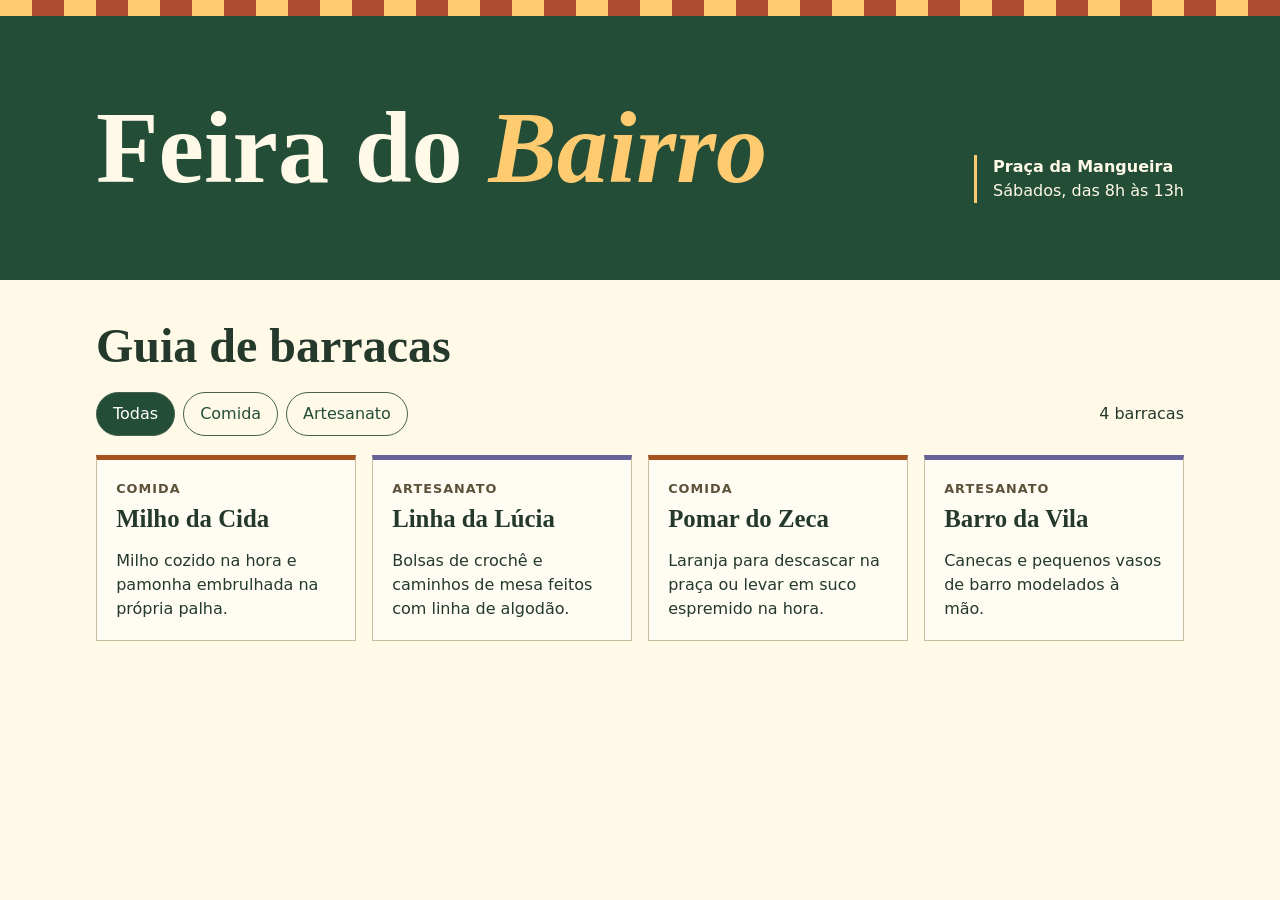
<file: exemplos/sites/feira-do-bairro/publico/index.html>
<!doctype html>
<html lang="pt-BR">
<head>
    <meta charset="utf-8">
    <meta name="viewport" content="width=device-width, initial-scale=1">
    <title>Feira do Bairro · Praça da Mangueira</title>
    <link rel="stylesheet" href="estaticos/css/estilo.css">
    <script src="estaticos/scripts/script.js" defer></script>
</head>
<body>
    <header>
        <div class="miolo abertura">
            <h1>Feira do <em>Bairro</em></h1>
            <div class="servico">
                <strong>Praça da Mangueira</strong>
                <span>Sábados, das 8h às 13h</span>
            </div>
        </div>
    </header>

    <main class="miolo">
        <h2>Guia de barracas</h2>
        <div class="controles" hidden>
            <div class="filtros" role="group" aria-label="Filtrar barracas por categoria">
                <button type="button" data-filtro="todas" aria-pressed="true">Todas</button>
                <button type="button" data-filtro="comida" aria-pressed="false">Comida</button>
                <button type="button" data-filtro="artesanato" aria-pressed="false">Artesanato</button>
            </div>
            <span id="resultado" role="status"></span>
        </div>

        <ul class="catalogo">
            <li data-categoria="comida">
                <p class="categoria">Comida</p>
                <h3>Milho da Cida</h3>
                <p>Milho cozido na hora e pamonha embrulhada na própria palha.</p>
            </li>
            <li data-categoria="artesanato">
                <p class="categoria">Artesanato</p>
                <h3>Linha da Lúcia</h3>
                <p>Bolsas de crochê e caminhos de mesa feitos com linha de algodão.</p>
            </li>
            <li data-categoria="comida">
                <p class="categoria">Comida</p>
                <h3>Pomar do Zeca</h3>
                <p>Laranja para descascar na praça ou levar em suco espremido na hora.</p>
            </li>
            <li data-categoria="artesanato">
                <p class="categoria">Artesanato</p>
                <h3>Barro da Vila</h3>
                <p>Canecas e pequenos vasos de barro modelados à mão.</p>
            </li>
        </ul>
    </main>
</body>
</html>
</file>
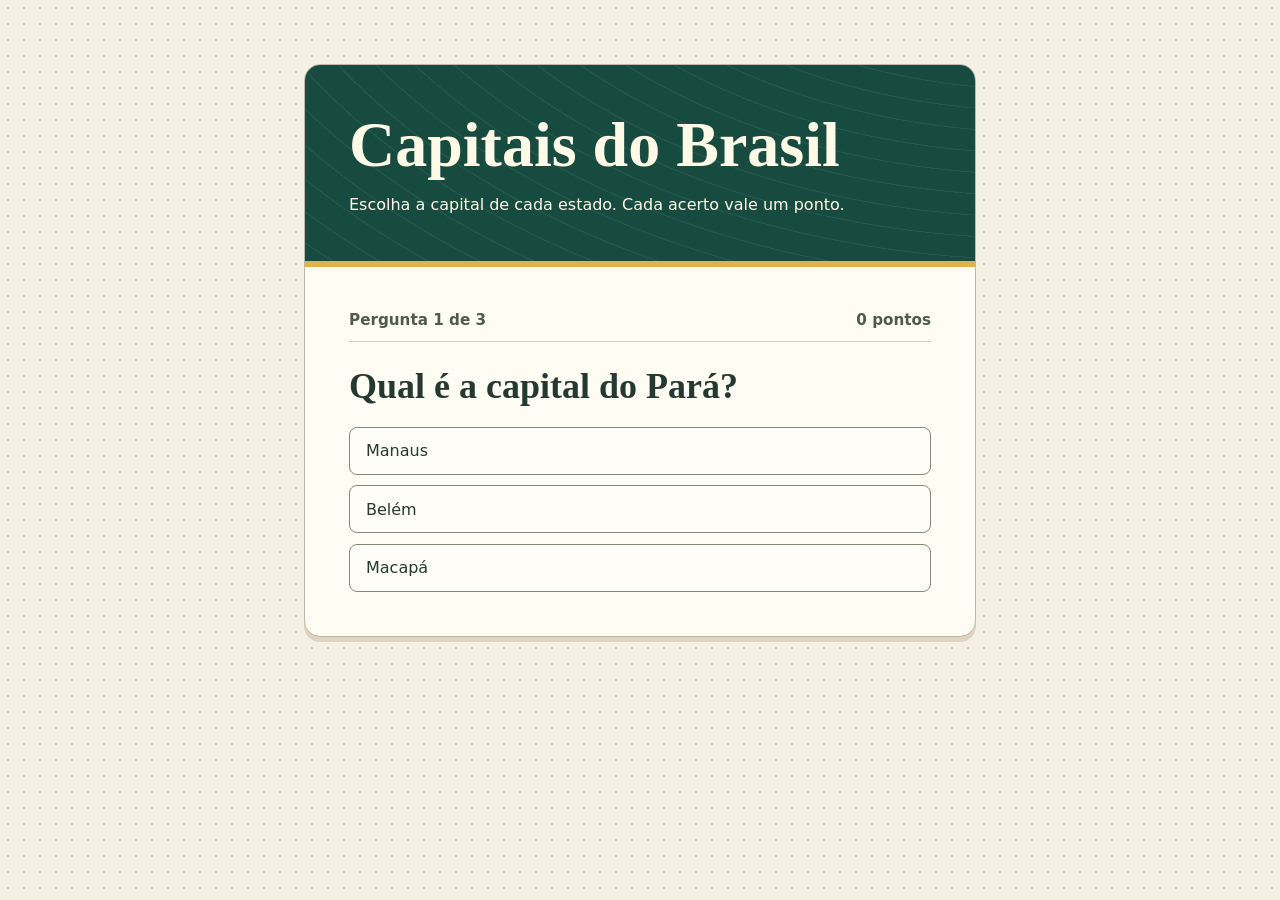
<file: exemplos/sites/quiz-do-brasil/publico/index.html>
<!doctype html>
<html lang="pt-BR">
<head>
    <meta charset="utf-8">
    <meta name="viewport" content="width=device-width, initial-scale=1">
    <title>Capitais do Brasil · Quiz de geografia</title>
    <link rel="stylesheet" href="estaticos/css/estilo.css">
    <script src="estaticos/scripts/script.js" defer></script>
</head>
<body>
    <main>
        <header>
            <h1>Capitais do Brasil</h1>
            <p>Escolha a capital de cada estado. Cada acerto vale um ponto.</p>
        </header>
        <noscript><p>Ative o JavaScript no navegador para jogar.</p></noscript>

        <section id="rodada" aria-labelledby="pergunta" hidden>
            <div class="painel">
                <span id="progresso"></span>
                <span id="placar"></span>
            </div>
            <h2 id="pergunta" tabindex="-1"></h2>
            <div id="alternativas" role="group" aria-labelledby="pergunta"></div>
            <p id="resposta" tabindex="-1" hidden></p>
            <button id="avancar" class="acao" type="button" hidden>Próxima pergunta</button>
        </section>

        <section id="resultado" aria-labelledby="titulo-final" hidden>
            <h2 id="titulo-final" tabindex="-1">Resultado final</h2>
            <p id="resumo"></p>
            <button id="reiniciar" class="acao" type="button">Jogar de novo</button>
        </section>
    </main>
</body>
</html>
</file>
<file: exemplos/sites/feira-do-bairro/publico/estaticos/css/estilo.css>
* { box-sizing: border-box; }

body {
    margin: 0;
    background: #fff9e8;
    color: #24392b;
    font-family: system-ui, sans-serif;
    line-height: 1.5;
}

.miolo {
    width: min(68rem, 90%);
    margin-inline: auto;
}

header {
    background: #244d38;
    color: #fff9e8;
}

/* As listras lembram o toldo de uma barraca. */
header::before {
    content: "";
    display: block;
    height: 1rem;
    background: repeating-linear-gradient(90deg, #ffcb70 0 2rem, #ae4c32 2rem 4rem);
}

.abertura {
    display: flex;
    flex-wrap: wrap;
    align-items: end;
    justify-content: space-between;
    gap: 1.5rem;
    padding-block: clamp(2rem, 6vw, 5rem);
}

h1, h2, h3 {
    margin: 0;
    font-family: Georgia, serif;
    line-height: 1.08;
}

h1 { font-size: clamp(3.2rem, 8vw, 6.5rem); }
h1 em { color: #ffcb70; }
h2 { font-size: clamp(2rem, 5vw, 3rem); }
h3 { font-size: 1.55rem; }

.servico {
    border-left: 3px solid #ffcb70;
    padding-left: 1rem;
}

.servico span, .servico strong { display: block; }
main { padding-block: 2.5rem; }

.controles, .filtros {
    display: flex;
    align-items: center;
    flex-wrap: wrap;
    gap: 0.5rem;
}

.controles {
    justify-content: space-between;
    margin-top: 1.25rem;
}

[hidden] { display: none; }

button {
    min-height: 44px;
    padding: 0.4rem 1rem;
    border: 1px solid #45634c;
    border-radius: 2rem;
    background: transparent;
    color: #244d38;
    font: inherit;
    cursor: pointer;
}

button[aria-pressed="true"] {
    background: #244d38;
    color: white;
}

button:focus-visible {
    outline: 3px solid #9a360c;
    outline-offset: 2px;
}

.catalogo {
    display: grid;
    grid-template-columns: repeat(auto-fit, minmax(min(100%, 14rem), 1fr));
    gap: 1rem;
    margin: 1.2rem 0 0;
    padding: 0;
    list-style: none;
}

.catalogo li {
    padding: 1.2rem;
    border: 1px solid #c9bd9f;
    border-top: 5px solid #a45320;
    background: #fffcf4;
}

.catalogo li[data-categoria="artesanato"] { border-top-color: #66629a; }

.categoria {
    margin: 0 0 0.45rem;
    color: #5c523a;
    font-size: 0.8rem;
    font-weight: 700;
    letter-spacing: 0.08em;
    text-transform: uppercase;
}

h3 + p { margin-bottom: 0; }
</file>
<file: exemplos/sites/quiz-do-brasil/publico/estaticos/css/estilo.css>
:root {
    font-family: "Atkinson Hyperlegible Next", system-ui, sans-serif;
    color: #233931;
    background: #f4f0e4;
}

* { box-sizing: border-box; }
body {
    margin: 0;
    padding: clamp(1rem, 5vw, 4rem) 1rem;
    background-image: radial-gradient(#d4ccbb 1px, transparent 1px);
    background-size: 1rem 1rem;
    min-height: 100vh;
}
main {
    max-width: 42rem;
    margin: auto;
    background: #fffcf4;
    border: 1px solid #bdb7a6;
    border-radius: 1rem;
    box-shadow: 0 5px 0 #ddd5c1;
}
header, section, noscript p { padding: clamp(1.25rem, 5vw, 2.75rem); }
header {
    color: #fff9e7;
    background: #184b40;
    background-image: repeating-radial-gradient(ellipse at 110% -150%, transparent 0 30px, #23584d 31px 32px);
    border-radius: .95rem .95rem 0 0;
    border-bottom: .4rem solid #e5af4b;
}
h1, h2 {
    margin: 0;
    font-family: "DM Serif Text", Georgia, serif;
    line-height: 1.12;
}
h1 { font-size: clamp(2.35rem, 7vw, 4rem); }
h2 { font-size: clamp(1.6rem, 4vw, 2.25rem); }
p { line-height: 1.55; }
header p { margin: .75rem 0 0; max-width: 33rem; }
.painel {
    display: flex;
    flex-wrap: wrap;
    justify-content: space-between;
    gap: .5rem 1rem;
    padding-bottom: .75rem;
    border-bottom: 1px solid #d4cebd;
    margin-bottom: 1.5rem;
    color: #4f5c4c;
    font-size: .95rem;
    font-weight: 650;
}
#alternativas {
    display: grid;
    gap: .65rem;
    margin-top: 1.25rem;
}
button {
    min-height: 3rem;
    padding: .75rem 1rem;
    border: 1px solid #7e8a77;
    border-radius: .5rem;
    font: inherit;
    cursor: pointer;
}
#alternativas button {
    text-align: left;
    color: inherit;
    background: #fffdf7;
}
#alternativas button:enabled:hover { background: #f1eee2; }
#alternativas button.correta { background: #e1efe0; border-color: #38724d; }
#alternativas button.incorreta { background: #fae7db; border-color: #995236; }
button:disabled { cursor: default; opacity: 1; }
:focus-visible { outline: 3px solid #9b4824; outline-offset: 3px; }
#resposta { font-weight: 650; }
.acao {
    background: #184b40;
    color: white;
    border-color: #184b40;
    font-weight: 650;
}
.acao:hover { background: #103b32; }
</file>
